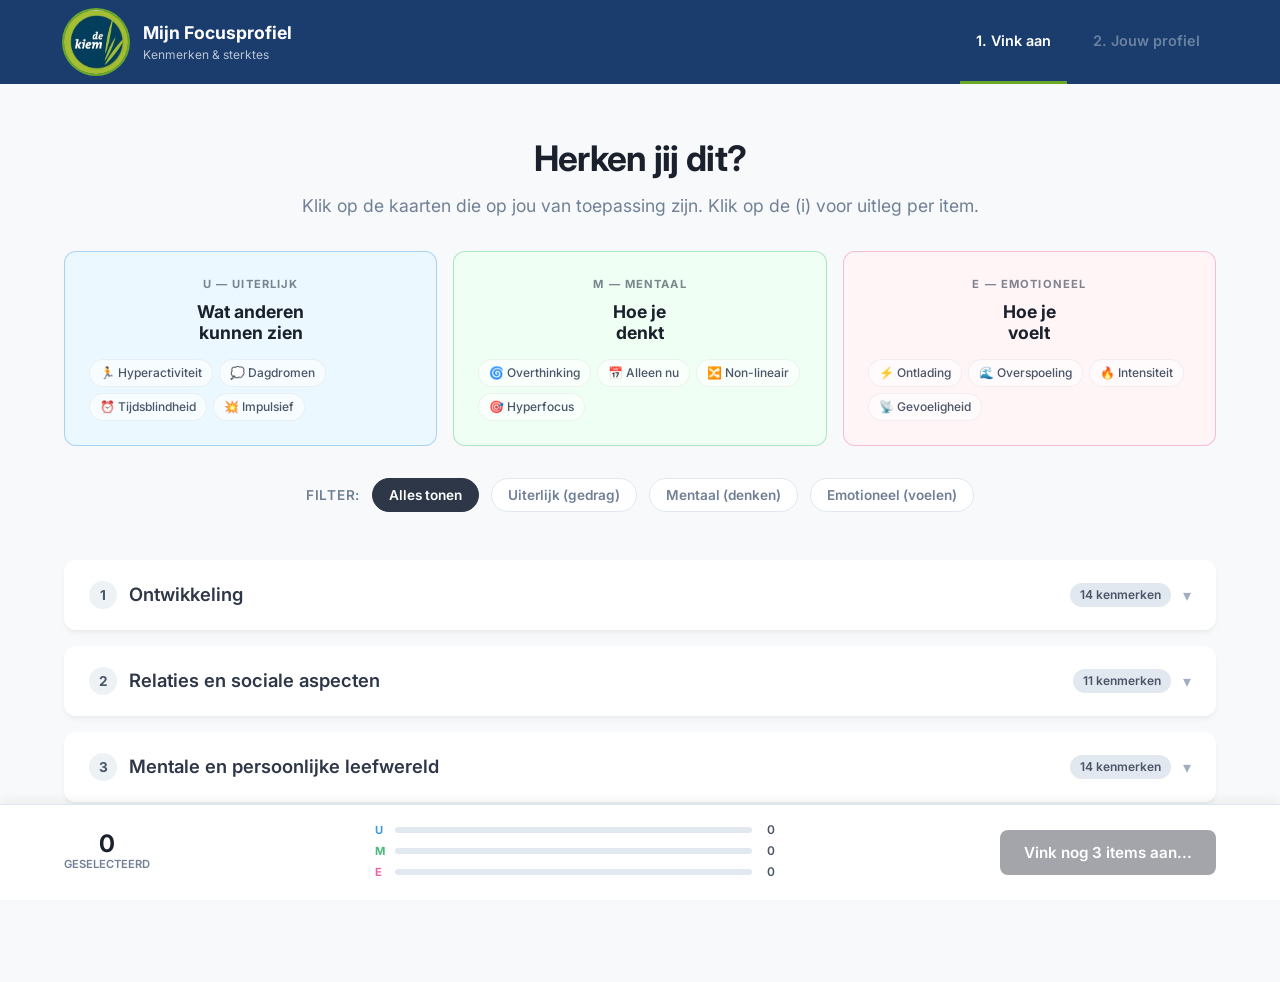
<file: index.html>
<!DOCTYPE html>
<html lang="nl">
<head>
    <meta charset="UTF-8">
    <meta name="viewport" content="width=device-width, initial-scale=1.0">
    <title>Mijn Focusprofiel — de Kiem</title>
    <link href="https://fonts.googleapis.com/css2?family=Inter:wght@300;400;500;600;700&display=swap" rel="stylesheet">
    <link rel="stylesheet" href="style.css">
</head>
<body>
    <!-- App Navigation -->
    <nav class="app-nav">
        <div class="nav-logo-container">
            <img src="[data-uri]" alt="De Kiem" class="nav-logo" />
            <div class="nav-brand">
            <div class="nav-brand-title">Mijn Focusprofiel</div>
            <div class="nav-brand-sub">Kenmerken & sterktes</div>
        </div>
        </div>
        <div class="nav-tabs">
            <button class="nav-tab active" onclick="showPage('build', this)" id="tab-build">1. Vink aan</button>
            <button class="nav-tab" onclick="showPage('profile', this)" id="tab-profile" disabled>2. Jouw profiel</button>
        </div>
    </nav>

    <!-- PAGE 1: OPBOUWEN -->
    <div class="page active" id="page-build">
        <header class="header">
            <h1>Herken jij dit?</h1>
            <p class="subtitle">Klik op de kaarten die op jou van toepassing zijn. Klik op de (i) voor uitleg per item.</p>

        <div class="dim-intro">
            <div class="dim-panel u">
                <div class="dim-panel-code">U &mdash; Uiterlijk</div>
                <div class="dim-panel-title">Wat anderen<br>kunnen zien</div>
                <div class="dim-icons">
                    <div class="dim-icon-chip">🏃 Hyperactiviteit</div>
                    <div class="dim-icon-chip">💭 Dagdromen</div>
                    <div class="dim-icon-chip">⏰ Tijdsblindheid</div>
                    <div class="dim-icon-chip">💥 Impulsief</div>
                </div>
            </div>
            <div class="dim-panel m">
                <div class="dim-panel-code">M &mdash; Mentaal</div>
                <div class="dim-panel-title">Hoe je<br>denkt</div>
                <div class="dim-icons">
                    <div class="dim-icon-chip">🌀 Overthinking</div>
                    <div class="dim-icon-chip">📅 Alleen nu</div>
                    <div class="dim-icon-chip">🔀 Non-lineair</div>
                    <div class="dim-icon-chip">🎯 Hyperfocus</div>
                </div>
            </div>
            <div class="dim-panel e">
                <div class="dim-panel-code">E &mdash; Emotioneel</div>
                <div class="dim-panel-title">Hoe je<br>voelt</div>
                <div class="dim-icons">
                    <div class="dim-icon-chip">⚡ Ontlading</div>
                    <div class="dim-icon-chip">🌊 Overspoeling</div>
                    <div class="dim-icon-chip">🔥 Intensiteit</div>
                    <div class="dim-icon-chip">📡 Gevoeligheid</div>
                </div>
            </div>
        </div>
            
            <div class="filters">
                <span class="filter-label">Filter:</span>
                <button class="filter-btn active" data-filter="all">Alles tonen</button>
                <button class="filter-btn U" data-filter="U">Uiterlijk (gedrag)</button>
                <button class="filter-btn M" data-filter="M">Mentaal (denken)</button>
                <button class="filter-btn E" data-filter="E">Emotioneel (voelen)</button>
            </div>
        </header>

        <main class="domains-container" id="domains-container">
            <!-- Rendered via JS -->
        </main>

        <!-- Spacer for sticky footer -->
        <div style="height: 100px;"></div>
    </div>

    <!-- Sticky Progress Bar for Page 1 -->
    <div class="sticky-progress" id="sticky-progress">
        <div class="mp-stats">
            <div class="mp-stat"><div class="mp-num" id="mp-total">0</div><div class="mp-label">geselecteerd</div></div>
        </div>
        <div class="mp-bars">
            <div class="mp-row"><span class="mp-rl U" style="color:var(--color-u)">U</span><div class="mp-bg"><div class="mp-fill U" id="fill-U"></div></div><span class="mp-ct" id="ct-U">0</span></div>
            <div class="mp-row"><span class="mp-rl M" style="color:var(--color-m)">M</span><div class="mp-bg"><div class="mp-fill M" id="fill-M"></div></div><span class="mp-ct" id="ct-M">0</span></div>
            <div class="mp-row"><span class="mp-rl E" style="color:var(--color-e)">E</span><div class="mp-bg"><div class="mp-fill E" id="fill-E"></div></div><span class="mp-ct" id="ct-E">0</span></div>
        </div>
        <button class="cta-btn" id="view-profile-btn" onclick="showPage('profile', document.getElementById('tab-profile'))" disabled>
            Analyseer profiel &rarr;
        </button>
    </div>

    <!-- PAGE 2: PROFIEL -->
    <div class="page" id="page-profile">
        <header class="header">
            <h1>Jouw Unieke Profiel</h1>
            <p class="subtitle">Een spiegel van patronen en sterktes, gebaseerd op wat jij zojuist herkende.</p>
        </header>
        <div id="profile-content">
            <!-- Rendered via JS -->
        </div>
        <div style="height: 60px;"></div>
    </div>

    <!-- Tooltip -->
    <div class="tooltip" id="tooltip">
        <h2 id="tooltip-title">Titel</h2>
        <div id="tooltip-tags" class="modal-tags"></div>
        <div id="tooltip-body" class="tooltip-body">Uitleg komt hier.</div>
    </div>

    <script src="script.js"></script>
</body>
</html>
</file>
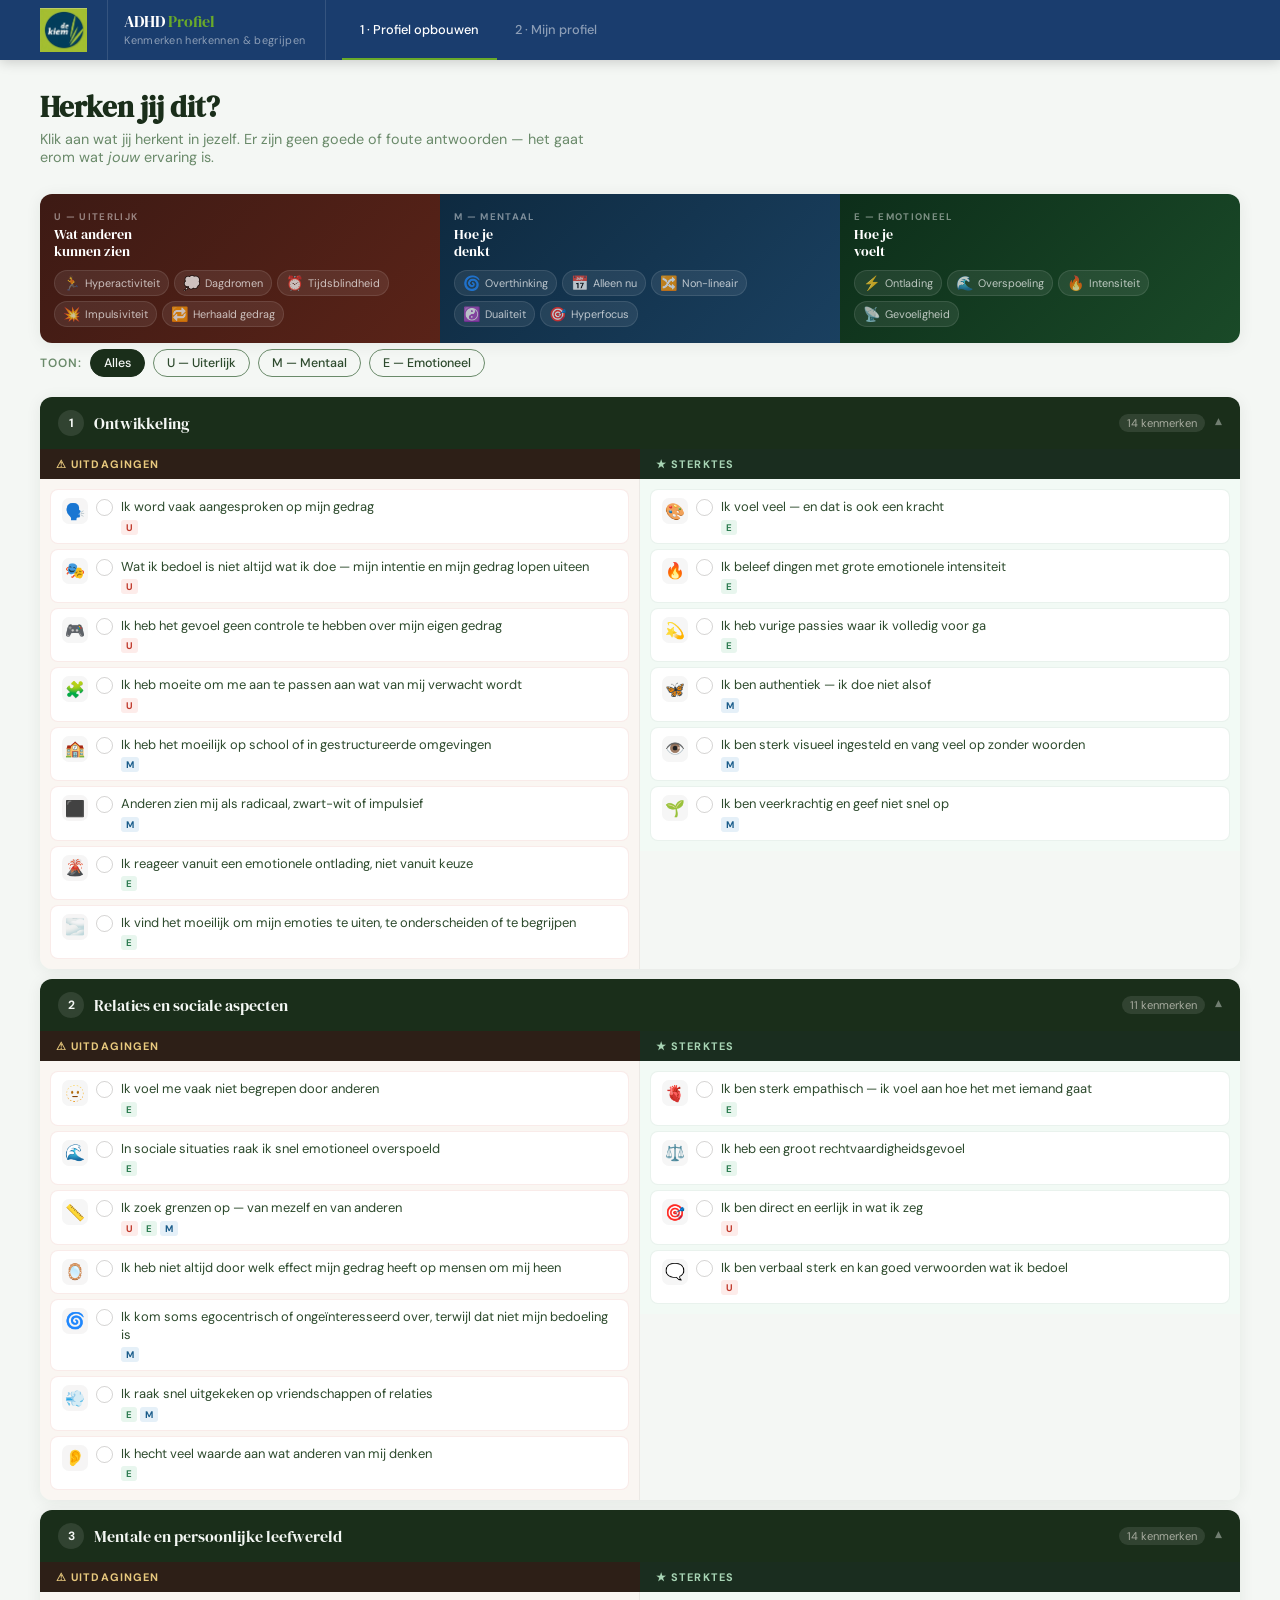
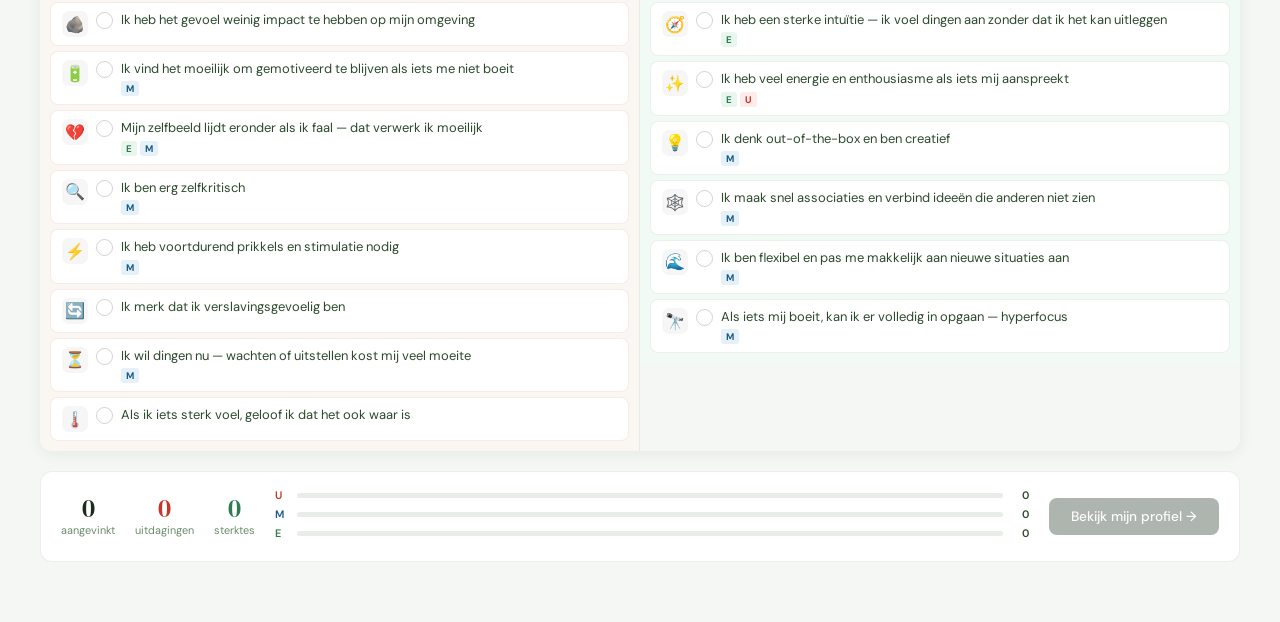
<file: adhd_profiel_v2.html>
<!DOCTYPE html>
<html lang="nl">
<head>
<meta charset="UTF-8">
<meta name="viewport" content="width=device-width, initial-scale=1.0">
<title>ADHD Profiel — De Kiem</title>
<link href="https://fonts.googleapis.com/css2?family=DM+Serif+Display:ital@0;1&family=DM+Sans:opsz,wght@9..40,300;9..40,400;9..40,500;9..40,600&display=swap" rel="stylesheet">
<style>
:root {
  --bg: #f4f7f4;
  --bg2: #e8ede8;
  --ink: #1a2e1a;
  --ink2: #2d4a2d;
  --ink3: #6a8a6a;
  --u: #c0392b;
  --u-light: #fdecea;
  --m: #1a5c8a;
  --m-light: #e5f0f8;
  --e: #2e7d52;
  --e-light: #e8f6ee;
  --kiem-green: #6aaa2a;
  --kiem-blue: #1a3d6e;
  --gold: #6aaa2a;
  --r: 12px;
  --sh: 0 2px 16px rgba(26,46,26,0.07);
}
*{box-sizing:border-box;margin:0;padding:0;}
body{font-family:'DM Sans',sans-serif;background:var(--bg);color:var(--ink);min-height:100vh;}

/* ── NAV TABS ── */
.app-nav{
  background: var(--kiem-blue);
  display:flex;
  align-items:stretch;
  padding:0 40px;
  gap:0;
  position:sticky;top:0;z-index:100;
  box-shadow: 0 2px 12px rgba(0,0,0,0.18);
}
.nav-logo{
  display:flex;
  align-items:center;
  padding: 8px 20px 8px 0;
  border-right:1px solid rgba(255,255,255,0.12);
  margin-right:16px;
  flex-shrink:0;
}
.nav-logo img{
  height: 44px;
  width: auto;
  display:block;
}
.nav-brand{
  display:flex;
  flex-direction:column;
  justify-content:center;
  padding: 0 20px 0 0;
  border-right:1px solid rgba(255,255,255,0.12);
  margin-right:16px;
}
.nav-brand-title{
  font-family:'DM Serif Display',serif;
  font-size:1rem;
  color:white;
  line-height:1.1;
}
.nav-brand-sub{
  font-size:0.68rem;
  color:rgba(255,255,255,0.5);
  font-weight:400;
  margin-top:2px;
  letter-spacing:0.03em;
}
.nav-brand em{color:var(--kiem-green);font-style:normal;}
.nav-tab{
  padding:14px 18px;
  font-size:0.8rem;
  font-weight:500;
  color:rgba(255,255,255,0.5);
  cursor:pointer;
  border-bottom:2px solid transparent;
  transition:all 0.2s;
  white-space:nowrap;
  background:none;border-top:none;border-left:none;border-right:none;
  font-family:'DM Sans',sans-serif;
}
.nav-tab:hover{color:rgba(255,255,255,0.85);}
.nav-tab.active{color:white;border-bottom-color:var(--kiem-green);}

/* ── PAGES ── */
.page{display:none;padding:32px 40px 60px;}
.page.active{display:block;}

/* ── PAGE 1: PROFIEL OPBOUWEN ── */
.page-header{margin-bottom:28px;}
.page-header h2{font-family:'DM Serif Display',serif;font-size:1.8rem;line-height:1.1;}
.page-header p{color:var(--ink3);font-size:0.9rem;margin-top:6px;max-width:560px;}

/* Input layers */
.input-layers{display:grid;grid-template-columns:repeat(3,1fr);gap:12px;margin-bottom:24px;}
.layer-card{border-radius:var(--r);padding:16px 18px;border-left:3px solid;}
.layer-card.u{background:linear-gradient(135deg,#2a1510,#3d1f18);border-color:var(--u);color:var(--bg);}
.layer-card.m{background:linear-gradient(135deg,#0d2a3d,#1a3d56);border-color:var(--m);color:var(--bg);}
.layer-card.e{background:linear-gradient(135deg,#0d2a1a,#1a3d2b);border-color:var(--e);color:var(--bg);}
.layer-icon{font-size:1.5rem;margin-bottom:6px;}
.layer-code{font-size:0.65rem;font-weight:700;text-transform:uppercase;letter-spacing:0.12em;opacity:0.55;margin-bottom:2px;}
.layer-title{font-family:'DM Serif Display',serif;font-size:1rem;}
.layer-desc{font-size:0.75rem;font-weight:300;opacity:0.6;margin-top:4px;line-height:1.4;}

/* Filters */
.filter-row{display:flex;gap:8px;align-items:center;margin-bottom:20px;flex-wrap:wrap;}
.filter-label{font-size:0.75rem;font-weight:600;text-transform:uppercase;letter-spacing:0.08em;color:var(--ink3);}
.fbtn{padding:5px 13px;border-radius:20px;border:1.5px solid var(--ink3);background:transparent;color:var(--ink2);font-family:'DM Sans',sans-serif;font-size:0.78rem;font-weight:500;cursor:pointer;transition:all 0.2s;}
.fbtn:hover{background:var(--bg2);}
.fbtn.active{background:var(--ink);color:var(--bg);border-color:var(--ink);}
.fbtn.fa-u{background:var(--u);color:white;border-color:var(--u);}
.fbtn.fa-m{background:var(--m);color:white;border-color:var(--m);}
.fbtn.fa-e{background:var(--e);color:white;border-color:var(--e);}

/* Domain */
.domain-section{margin-bottom:10px;border-radius:var(--r);overflow:hidden;box-shadow:var(--sh);}
.domain-header{display:flex;align-items:center;gap:10px;padding:13px 18px;background:var(--ink);color:var(--bg);cursor:pointer;user-select:none;}
.domain-header:hover{background:#28201a;}
.domain-num{width:26px;height:26px;border-radius:50%;background:rgba(255,255,255,0.1);display:flex;align-items:center;justify-content:center;font-size:0.75rem;font-weight:700;flex-shrink:0;}
.domain-title-text{font-family:'DM Serif Display',serif;font-size:1rem;flex:1;}
.domain-badge{font-size:0.7rem;background:rgba(255,255,255,0.1);padding:2px 8px;border-radius:10px;color:rgba(245,240,232,0.6);}
.domain-arrow{font-size:0.9rem;opacity:0.4;transition:transform 0.3s;}
.domain-header.open .domain-arrow{transform:rotate(180deg);}
.domain-body{display:none;grid-template-columns:1fr 1fr;}
.domain-body.open{display:grid;}
.col-head{padding:8px 16px;font-size:0.68rem;font-weight:700;text-transform:uppercase;letter-spacing:0.1em;display:flex;align-items:center;gap:5px;}
.col-head.ch{background:#2d1f17;color:#e8c97e;}
.col-head.st{background:#1a2d1f;color:#a8d5b5;}
.items-col{padding:10px;display:flex;flex-direction:column;gap:5px;}
.items-col.ch-col{background:#faf6f2;border-right:1px solid rgba(26,21,16,0.06);}
.items-col.st-col{background:#f2faf5;}

.item{border-radius:8px;padding:8px 11px;display:flex;align-items:flex-start;gap:8px;cursor:pointer;transition:all 0.18s;border:1.5px solid transparent;background:white;}
.item:hover{transform:translateX(2px);}
.item.ch{border-color:rgba(192,57,43,0.1);}
.item.ch:hover{border-color:rgba(192,57,43,0.28);}
.item.st{border-color:rgba(46,125,82,0.1);}
.item.st:hover{border-color:rgba(46,125,82,0.28);}
.item.rec.ch{border-color:var(--u);background:#fff5f4;border-width:2px;}
.item.rec.st{border-color:var(--e);background:#f0faf5;border-width:2px;}
.item.dimmed{opacity:0.15;pointer-events:none;}
.check{width:17px;height:17px;border-radius:50%;border:1.5px solid rgba(26,21,16,0.18);flex-shrink:0;margin-top:1px;display:flex;align-items:center;justify-content:center;font-size:0.6rem;color:transparent;transition:all 0.18s;}
.item.rec.ch .check{background:var(--u);border-color:var(--u);color:white;}
.item.rec.st .check{background:var(--e);border-color:var(--e);color:white;}
.item-text{font-size:0.81rem;line-height:1.42;color:var(--ink2);}
.item-tags{display:flex;gap:3px;margin-top:3px;flex-wrap:wrap;}
.tag{font-size:0.6rem;font-weight:700;padding:1px 5px;border-radius:3px;}
.tag.U{background:var(--u-light);color:var(--u);}
.tag.M{background:var(--m-light);color:var(--m);}
.tag.E{background:var(--e-light);color:var(--e);}

/* Progress bar at bottom of page 1 */
.mini-progress{margin-top:20px;background:white;border-radius:var(--r);padding:16px 20px;border:1.5px solid rgba(26,21,16,0.07);display:flex;align-items:center;gap:20px;flex-wrap:wrap;}
.mp-stat{text-align:center;}
.mp-num{font-family:'DM Serif Display',serif;font-size:1.6rem;line-height:1;}
.mp-label{font-size:0.68rem;color:var(--ink3);margin-top:2px;}
.mp-bars{flex:1;min-width:140px;}
.mp-row{display:flex;align-items:center;gap:8px;margin-bottom:5px;}
.mp-rl{font-size:0.68rem;font-weight:600;width:14px;}
.mp-bg{flex:1;height:5px;background:var(--bg2);border-radius:3px;overflow:hidden;}
.mp-fill{height:100%;border-radius:3px;transition:width 0.35s ease;}
.mp-ct{font-size:0.68rem;font-weight:600;width:18px;text-align:right;color:var(--ink2);}
.cta-btn{margin-left:auto;padding:10px 22px;background:var(--ink);color:var(--bg);border:none;border-radius:8px;font-family:'DM Sans',sans-serif;font-size:0.85rem;font-weight:500;cursor:pointer;transition:background 0.2s;white-space:nowrap;}
.cta-btn:hover{background:#2d2418;}
.cta-btn:disabled{opacity:0.35;cursor:not-allowed;}

/* ── PAGE 2: MIJN PROFIEL ── */
.profile-grid{display:grid;grid-template-columns:1fr 1fr;gap:20px;margin-bottom:24px;}
.radar-wrap{background:white;border-radius:var(--r);padding:24px;box-shadow:var(--sh);display:flex;flex-direction:column;align-items:center;}
.radar-wrap h3{font-family:'DM Serif Display',serif;font-size:1.1rem;margin-bottom:4px;align-self:flex-start;}
.radar-wrap .sub{font-size:0.78rem;color:var(--ink3);align-self:flex-start;margin-bottom:16px;}

.balance-panel{background:white;border-radius:var(--r);padding:24px;box-shadow:var(--sh);}
.balance-panel h3{font-family:'DM Serif Display',serif;font-size:1.1rem;margin-bottom:4px;}
.balance-panel .sub{font-size:0.78rem;color:var(--ink3);margin-bottom:16px;}
.balance-row{margin-bottom:14px;}
.balance-label{display:flex;justify-content:space-between;font-size:0.78rem;font-weight:500;margin-bottom:4px;}
.balance-bar{height:8px;background:var(--bg2);border-radius:4px;overflow:hidden;position:relative;}
.balance-inner{height:100%;border-radius:4px;transition:width 0.5s ease;}
.balance-marker{position:absolute;top:-2px;width:2px;height:12px;background:var(--ink3);left:50%;transform:translateX(-50%);}
.insight-box{margin-top:12px;padding:12px 14px;background:var(--bg);border-radius:8px;border-left:3px solid var(--gold);}
.insight-box p{font-size:0.8rem;line-height:1.5;color:var(--ink2);}
.insight-box strong{color:var(--ink);font-weight:600;}

/* Dynamic conclusion */
.conclusion-card{background:var(--ink);color:var(--bg);border-radius:var(--r);padding:28px 32px;margin-bottom:20px;position:relative;overflow:hidden;}
.conclusion-card::before{content:'';position:absolute;top:0;left:0;width:4px;height:100%;background:linear-gradient(to bottom,var(--u),var(--m),var(--e));}
.conclusion-card h3{font-family:'DM Serif Display',serif;font-size:1.25rem;color:var(--gold);margin-bottom:14px;}
.conclusion-blocks{display:grid;grid-template-columns:1fr 1fr;gap:10px;}
.c-block{background:rgba(255,255,255,0.06);border-radius:8px;padding:13px 15px;}
.c-block.highlight{background:rgba(200,151,58,0.12);border:1px solid rgba(200,151,58,0.2);}
.c-block-icon{font-size:1rem;margin-bottom:6px;}
.c-block-title{font-size:0.72rem;font-weight:600;text-transform:uppercase;letter-spacing:0.08em;opacity:0.55;margin-bottom:4px;}
.c-block-text{font-size:0.85rem;line-height:1.5;font-weight:300;}

/* Reflection questions */
.reflect-section{margin-bottom:24px;}
.reflect-section h3{font-family:'DM Serif Display',serif;font-size:1.2rem;margin-bottom:4px;}
.reflect-section .sub{font-size:0.8rem;color:var(--ink3);margin-bottom:16px;}
.reflect-cards{display:flex;flex-direction:column;gap:10px;}
.reflect-card{background:white;border-radius:var(--r);padding:18px 20px;box-shadow:var(--sh);border-left:3px solid var(--bg2);transition:border-color 0.2s;}
.reflect-card:hover{border-left-color:var(--m);}
.reflect-card .rc-tag{font-size:0.65rem;font-weight:700;text-transform:uppercase;letter-spacing:0.1em;margin-bottom:6px;}
.reflect-card .rc-tag.u{color:var(--u);}
.reflect-card .rc-tag.m{color:var(--m);}
.reflect-card .rc-tag.e{color:var(--e);}
.reflect-card .rc-q{font-size:0.9rem;font-weight:500;line-height:1.45;color:var(--ink);margin-bottom:8px;}
.reflect-card .rc-hint{font-size:0.78rem;color:var(--ink3);line-height:1.4;}
.reflect-card textarea{width:100%;margin-top:10px;padding:10px 12px;border:1.5px solid rgba(26,21,16,0.1);border-radius:8px;font-family:'DM Sans',sans-serif;font-size:0.82rem;line-height:1.5;color:var(--ink2);background:var(--bg);resize:vertical;min-height:68px;transition:border-color 0.2s;}
.reflect-card textarea:focus{outline:none;border-color:var(--m);}

/* Empty state */
.empty-state{text-align:center;padding:60px 20px;color:var(--ink3);}
.empty-state .es-icon{font-size:2.5rem;margin-bottom:12px;}
.empty-state p{font-size:0.9rem;line-height:1.5;max-width:320px;margin:0 auto;}
.empty-state button{margin-top:16px;padding:10px 22px;background:var(--ink);color:var(--bg);border:none;border-radius:8px;font-family:'DM Sans',sans-serif;font-size:0.85rem;cursor:pointer;}

/* ── DIMENSION INTRO PANELS ── */
.dim-intro{display:grid;grid-template-columns:repeat(3,1fr);gap:0;border-radius:var(--r);overflow:hidden;margin-bottom:6px;box-shadow:var(--sh);}
.dim-panel{padding:16px 14px;position:relative;overflow:hidden;}
.dim-panel.u{background:linear-gradient(135deg,#3d1a14,#5a2318);}
.dim-panel.m{background:linear-gradient(135deg,#0e2a40,#1a4060);}
.dim-panel.e{background:linear-gradient(135deg,#0d2e1a,#1a4a28);}
.dim-panel-code{font-size:0.6rem;font-weight:700;text-transform:uppercase;letter-spacing:0.14em;opacity:0.45;color:white;margin-bottom:3px;}
.dim-panel-title{font-family:'DM Serif Display',serif;font-size:0.9rem;color:white;margin-bottom:10px;line-height:1.2;}
.dim-icons{display:flex;flex-wrap:wrap;gap:5px;}
.dim-icon-chip{display:flex;align-items:center;gap:4px;background:rgba(255,255,255,0.08);border:1px solid rgba(255,255,255,0.1);border-radius:20px;padding:3px 8px;font-size:0.68rem;color:rgba(255,255,255,0.7);transition:all 0.2s;cursor:default;white-space:nowrap;}
.dim-icon-chip:hover{background:rgba(255,255,255,0.15);color:white;}
.dim-icon-chip .di{font-size:0.88rem;}

/* ── ITEM ICONS ── */
.item-icon{font-size:1rem;flex-shrink:0;width:26px;height:26px;display:flex;align-items:center;justify-content:center;border-radius:7px;background:rgba(26,21,16,0.04);transition:transform 0.18s;}
.item:hover .item-icon{transform:scale(1.2);}
.item.rec .item-icon{background:rgba(26,21,16,0.07);}

/* ── RESPONSIVE ── */
@media(max-width:720px){
  .app-nav{padding:0 16px;}
  .page{padding:20px 16px 48px;}
  .input-layers,.profile-grid,.conclusion-blocks,.domain-body,.dim-intro{grid-template-columns:1fr;}
  .balance-panel,.radar-wrap{padding:16px;}
}

@keyframes fadeSlide{from{opacity:0;transform:translateY(10px);}to{opacity:1;transform:translateY(0);}}
.page.active{animation:fadeSlide 0.25s ease;}
</style>
</head>
<body>

<nav class="app-nav">
  <div class="nav-logo">
    <img src="[data-uri]" alt="De Kiem logo" />
  </div>
  <div class="nav-brand">
    <div class="nav-brand-title">ADHD <em>Profiel</em></div>
    <div class="nav-brand-sub">Kenmerken herkennen &amp; begrijpen</div>
  </div>
  <button class="nav-tab active" onclick="showPage('build',this)">1 · Profiel opbouwen</button>
  <button class="nav-tab" onclick="showPage('profile',this)" id="tab-profile">2 · Mijn profiel</button>
</nav>

<!-- ═══ PAGE 1: OPBOUWEN ═══ -->
<div class="page active" id="page-build">
  <div class="page-header">
    <h2>Herken jij dit?</h2>
    <p>Klik aan wat jij herkent in jezelf. Er zijn geen goede of foute antwoorden — het gaat erom wat <em>jouw</em> ervaring is.</p>
  </div>

  <div class="dim-intro">
    <div class="dim-panel u">
      <div class="dim-panel-code">U — Uiterlijk</div>
      <div class="dim-panel-title">Wat anderen<br>kunnen zien</div>
      <div class="dim-icons">
        <div class="dim-icon-chip"><span class="di">🏃</span> Hyperactiviteit</div>
        <div class="dim-icon-chip"><span class="di">💭</span> Dagdromen</div>
        <div class="dim-icon-chip"><span class="di">⏰</span> Tijdsblindheid</div>
        <div class="dim-icon-chip"><span class="di">💥</span> Impulsiviteit</div>
        <div class="dim-icon-chip"><span class="di">🔁</span> Herhaald gedrag</div>
      </div>
    </div>
    <div class="dim-panel m">
      <div class="dim-panel-code">M — Mentaal</div>
      <div class="dim-panel-title">Hoe je<br>denkt</div>
      <div class="dim-icons">
        <div class="dim-icon-chip"><span class="di">🌀</span> Overthinking</div>
        <div class="dim-icon-chip"><span class="di">📅</span> Alleen nu</div>
        <div class="dim-icon-chip"><span class="di">🔀</span> Non-lineair</div>
        <div class="dim-icon-chip"><span class="di">☯️</span> Dualiteit</div>
        <div class="dim-icon-chip"><span class="di">🎯</span> Hyperfocus</div>
      </div>
    </div>
    <div class="dim-panel e">
      <div class="dim-panel-code">E — Emotioneel</div>
      <div class="dim-panel-title">Hoe je<br>voelt</div>
      <div class="dim-icons">
        <div class="dim-icon-chip"><span class="di">⚡</span> Ontlading</div>
        <div class="dim-icon-chip"><span class="di">🌊</span> Overspoeling</div>
        <div class="dim-icon-chip"><span class="di">🔥</span> Intensiteit</div>
        <div class="dim-icon-chip"><span class="di">📡</span> Gevoeligheid</div>
      </div>
    </div>
  </div>

  <div class="filter-row">
    <span class="filter-label">Toon:</span>
    <button class="fbtn active" onclick="setFilter('all',this)">Alles</button>
    <button class="fbtn" onclick="setFilter('U',this)">U — Uiterlijk</button>
    <button class="fbtn" onclick="setFilter('M',this)">M — Mentaal</button>
    <button class="fbtn" onclick="setFilter('E',this)">E — Emotioneel</button>
  </div>

  <div id="domains-container"></div>

  <div class="mini-progress">
    <div class="mp-stat"><div class="mp-num" id="mp-total">0</div><div class="mp-label">aangevinkt</div></div>
    <div class="mp-stat"><div class="mp-num" id="mp-ch" style="color:var(--u)">0</div><div class="mp-label">uitdagingen</div></div>
    <div class="mp-stat"><div class="mp-num" id="mp-st" style="color:var(--e)">0</div><div class="mp-label">sterktes</div></div>
    <div class="mp-bars">
      <div class="mp-row"><span class="mp-rl" style="color:var(--u)">U</span><div class="mp-bg"><div class="mp-fill" id="fill-U" style="background:var(--u);width:0%"></div></div><span class="mp-ct" id="ct-U">0</span></div>
      <div class="mp-row"><span class="mp-rl" style="color:var(--m)">M</span><div class="mp-bg"><div class="mp-fill" id="fill-M" style="background:var(--m);width:0%"></div></div><span class="mp-ct" id="ct-M">0</span></div>
      <div class="mp-row"><span class="mp-rl" style="color:var(--e)">E</span><div class="mp-bg"><div class="mp-fill" id="fill-E" style="background:var(--e);width:0%"></div></div><span class="mp-ct" id="ct-E">0</span></div>
    </div>
    <button class="cta-btn" id="view-profile-btn" onclick="showPage('profile',document.getElementById('tab-profile'))" disabled>
      Bekijk mijn profiel →
    </button>
  </div>
</div>

<!-- ═══ PAGE 2: PROFIEL ═══ -->
<div class="page" id="page-profile">
  <div class="page-header">
    <h2>Jouw profiel</h2>
    <p>Gebaseerd op wat jij herkende — geen diagnose, maar een spiegel.</p>
  </div>

  <div id="profile-content">
    <div class="empty-state">
      <div class="es-icon">🧭</div>
      <p>Vink eerst items aan in stap 1 om je profiel te zien.</p>
      <button onclick="showPage('build',document.querySelector('.nav-tab'))">← Ga naar stap 1</button>
    </div>
  </div>
</div>

<script>
// ══════════════════════════════════════════
// DATA
// ══════════════════════════════════════════
const DOMAINS = [
  {
    id:1, title:"Ontwikkeling",
    challenges:[
      {icon:"🗣️", text:"Ik word vaak aangesproken op mijn gedrag",tags:["U"]},
      {icon:"🎭", text:"Wat ik bedoel is niet altijd wat ik doe — mijn intentie en mijn gedrag lopen uiteen",tags:["U"]},
      {icon:"🎮", text:"Ik heb het gevoel geen controle te hebben over mijn eigen gedrag",tags:["U"]},
      {icon:"🧩", text:"Ik heb moeite om me aan te passen aan wat van mij verwacht wordt",tags:["U"]},
      {icon:"🏫", text:"Ik heb het moeilijk op school of in gestructureerde omgevingen",tags:["M"]},
      {icon:"⬛", text:"Anderen zien mij als radicaal, zwart-wit of impulsief",tags:["M"]},
      {icon:"🌋", text:"Ik reageer vanuit een emotionele ontlading, niet vanuit keuze",tags:["E"]},
      {icon:"🌫️", text:"Ik vind het moeilijk om mijn emoties te uiten, te onderscheiden of te begrijpen",tags:["E"]},
    ],
    strengths:[
      {icon:"🎨", text:"Ik voel veel — en dat is ook een kracht",tags:["E"]},
      {icon:"🔥", text:"Ik beleef dingen met grote emotionele intensiteit",tags:["E"]},
      {icon:"💫", text:"Ik heb vurige passies waar ik volledig voor ga",tags:["E"]},
      {icon:"🦋", text:"Ik ben authentiek — ik doe niet alsof",tags:["M"]},
      {icon:"👁️", text:"Ik ben sterk visueel ingesteld en vang veel op zonder woorden",tags:["M"]},
      {icon:"🌱", text:"Ik ben veerkrachtig en geef niet snel op",tags:["M"]},
    ]
  },
  {
    id:2, title:"Relaties en sociale aspecten",
    challenges:[
      {icon:"🫥", text:"Ik voel me vaak niet begrepen door anderen",tags:["E"]},
      {icon:"🌊", text:"In sociale situaties raak ik snel emotioneel overspoeld",tags:["E"]},
      {icon:"📏", text:"Ik zoek grenzen op — van mezelf en van anderen",tags:["U","E","M"]},
      {icon:"🪞", text:"Ik heb niet altijd door welk effect mijn gedrag heeft op mensen om mij heen",tags:[]},
      {icon:"🌀", text:"Ik kom soms egocentrisch of ongeïnteresseerd over, terwijl dat niet mijn bedoeling is",tags:["M"]},
      {icon:"💨", text:"Ik raak snel uitgekeken op vriendschappen of relaties",tags:["E","M"]},
      {icon:"👂", text:"Ik hecht veel waarde aan wat anderen van mij denken",tags:["E"]},
    ],
    strengths:[
      {icon:"🫀", text:"Ik ben sterk empathisch — ik voel aan hoe het met iemand gaat",tags:["E"]},
      {icon:"⚖️", text:"Ik heb een groot rechtvaardigheidsgevoel",tags:["E"]},
      {icon:"🎯", text:"Ik ben direct en eerlijk in wat ik zeg",tags:["U"]},
      {icon:"🗨️", text:"Ik ben verbaal sterk en kan goed verwoorden wat ik bedoel",tags:["U"]},
    ]
  },
  {
    id:3, title:"Mentale en persoonlijke leefwereld",
    challenges:[
      {icon:"🪨", text:"Ik heb het gevoel weinig impact te hebben op mijn omgeving",tags:[]},
      {icon:"🔋", text:"Ik vind het moeilijk om gemotiveerd te blijven als iets me niet boeit",tags:["M"]},
      {icon:"💔", text:"Mijn zelfbeeld lijdt eronder als ik faal — dat verwerk ik moeilijk",tags:["E","M"]},
      {icon:"🔍", text:"Ik ben erg zelfkritisch",tags:["M"]},
      {icon:"⚡", text:"Ik heb voortdurend prikkels en stimulatie nodig",tags:["M"]},
      {icon:"🔄", text:"Ik merk dat ik verslavingsgevoelig ben",tags:[]},
      {icon:"⏳", text:"Ik wil dingen nu — wachten of uitstellen kost mij veel moeite",tags:["M"]},
      {icon:"🌡️", text:"Als ik iets sterk voel, geloof ik dat het ook waar is",tags:[]},
    ],
    strengths:[
      {icon:"🧭", text:"Ik heb een sterke intuïtie — ik voel dingen aan zonder dat ik het kan uitleggen",tags:["E"]},
      {icon:"✨", text:"Ik heb veel energie en enthousiasme als iets mij aanspreekt",tags:["E","U"]},
      {icon:"💡", text:"Ik denk out-of-the-box en ben creatief",tags:["M"]},
      {icon:"🕸️", text:"Ik maak snel associaties en verbind ideeën die anderen niet zien",tags:["M"]},
      {icon:"🌊", text:"Ik ben flexibel en pas me makkelijk aan nieuwe situaties aan",tags:["M"]},
      {icon:"🔭", text:"Als iets mij boeit, kan ik er volledig in opgaan — hyperfocus",tags:["M"]},
    ]
  }
];

// ══════════════════════════════════════════
// REFLECTION QUESTION BANK
// keyed by: dominant dimension, pattern type
// ══════════════════════════════════════════
const REFLECT_BANK = {
  // Emotioneel dominant + uitdagingen hoog
  E_challenge: [
    {tag:'e', q:"Je herkent dat emoties snel en intens aanwezig zijn. Kan je een recente situatie bedenken waar die intensiteit je in de weg stond? Wat voelde je op dat moment?", hint:"Probeer het gevoel te benoemen zonder het te beoordelen."},
    {tag:'e', q:"'Emotie = waarheid' — herken jij dat? Wanneer hielp dat geloof je, en wanneer werkte het tegen je?", hint:"Denk aan een moment waarop je iets heel zeker wist vanuit een gevoel, maar het later anders bleek."},
  ],
  E_strength: [
    {tag:'e', q:"Jouw emotionele intensiteit is ook een kracht. In welke situaties heb je gemerkt dat je sterke empathie of rechtvaardigheidsgevoel het verschil maakte voor iemand anders?", hint:""},
  ],
  // Mentaal dominant
  M_challenge: [
    {tag:'m', q:"Je herkent dat structuur en motivatie lastig zijn. Wanneer lukt het wél — wat is er dan anders in die situatie?", hint:"Focus op omstandigheden, niet op wilskracht."},
    {tag:'m', q:"Zelfkritiek herken je in jezelf. Wat zeg je tegen jezelf na een mislukking? En wat zou jij zeggen tegen een vriend in dezelfde situatie?", hint:"Let op het verschil tussen die twee stemmen."},
  ],
  M_strength: [
    {tag:'m', q:"Creativiteit en hyperfocus zijn jouw motoren. Beschrijf een moment waarop je volledig in een taak verzonken was. Hoe voelde dat? Wat maakte het mogelijk?", hint:""},
  ],
  // Uiterlijk dominant
  U_challenge: [
    {tag:'u', q:"Je wordt vaak aangesproken op gedrag terwijl je intentie anders was. Kan je een voorbeeld geven? Hoe reageer je doorgaans als dat gebeurt?", hint:"Probeer te beschrijven wat er binnenin speelt op zo'n moment."},
  ],
  U_strength: [
    {tag:'u', q:"Directheid en eerlijkheid zijn sterktes die jij herkent. Hoe reageren anderen meestal op jouw directheid? Wat vind jij zelf van die reacties?", hint:""},
  ],
  // Sociaal domein hoog
  social_challenge: [
    {tag:'e', q:"Niet begrepen worden is pijnlijk. In welke relatie of situatie voel je dat het sterkst? Wat zou je willen dat die ander begrijpt?", hint:"Je hoeft dit niet met die persoon te delen — het is voor jou."},
  ],
  // Verslavingsgevoeligheid aangevinkt
  addiction: [
    {tag:'m', q:"Verslavingsgevoeligheid heb jij herkend. Wat geeft de stof of het gedrag jou op het moment zelf? Wat vult het in?", hint:"Dit is geen oordeel — begrijpen wat iets geeft, helpt om alternatieven te vinden."},
  ],
  // Balans scheef: veel uitdagingen, weinig sterktes
  blind_spot: [
    {tag:'m', q:"Je herkende veel uitdagingen en relatief weinig sterktes. Dat is een veelvoorkomend patroon bij ADHD: sterktes worden als 'normaal' beschouwd. Welke kwaliteit van jezelf negeer jij misschien?", hint:"Vraag het eventueel aan iemand die je goed kent — hun antwoord verrast je misschien."},
  ],
  // Generiek fallback
  generic: [
    {tag:'m', q:"Welk item raakte je het meest? Wat maakt dat dit zo herkenbaar is voor jou?", hint:"Er is geen verwachting — schrijf wat er opkomt."},
    {tag:'e', q:"Als je dit profiel bekijkt: wat wil je het liefst veranderen? En wat wil je juist koesteren?", hint:""},
  ]
};

// ══════════════════════════════════════════
// DYNAMIC CONCLUSION ENGINE
// ══════════════════════════════════════════
function generateConclusion(stats) {
  const {chE,chM,chU,stE,stM,stU,totalCh,totalSt,domainScores,addictionRec,emotionTruth} = stats;
  const blocks = [];

  // 1. Dominant dimension
  const dimScores = {E:chE+stE, M:chM+stM, U:chU+stU};
  const dominant = Object.entries(dimScores).sort((a,b)=>b[1]-a[1])[0][0];
  const dimLabels = {E:"emotioneel",M:"mentaal",U:"gedragsmatig"};
  const dimTexts = {
    E: "Jouw belevingswereld is sterk emotioneel gekleurd. Je voelt intens, reageert vanuit gevoel en hecht veel waarde aan verbinding en eerlijkheid.",
    M: "Je denkvermogen is dominant aanwezig — zowel als motor als als rem. Creativiteit en associatief denken zijn echte troeven, maar je hoofd staat ook zelden stil.",
    U: "Jouw uitdagingen en sterktes zijn het meest zichtbaar in gedrag en hoe je overkomt voor anderen — er is soms een kloof tussen wat je bedoelt en wat anderen zien."
  };
  blocks.push({icon:"🧭", title:"Jouw dominante dimensie", text: dimTexts[dominant], highlight: true});

  // 2. Balans uitdagingen vs sterktes
  const total = totalCh + totalSt;
  if(total > 0){
    const stRatio = totalSt / total;
    let balText = "";
    if(stRatio < 0.25 && totalCh >= 4){
      balText = "Je herkende veel uitdagingen maar weinig sterktes. Dat is een klassiek ADHD-patroon: sterktes worden als 'gewoon' beschouwd en ondergewaardeerd. Ze zijn er wel — ze vragen alleen om een andere blik.";
    } else if(stRatio > 0.65){
      balText = "Je herkent relatief veel sterktes — dat is een goed teken van zelfbewustzijn. De uitdagingen die je aanvinkte, zijn reëel, maar je hebt ook duidelijke hefbomen om mee te werken.";
    } else {
      balText = "Je profiel toont een realistisch evenwicht tussen wat moeilijk gaat en wat goed gaat. Beide kanten zijn belangrijk om te begrijpen.";
    }
    blocks.push({icon:"⚖️", title:"Balans in je profiel", text: balText, highlight: false});
  }

  // 3. Sociale dimensie
  if(domainScores[2].ch >= 3){
    blocks.push({icon:"🔗", title:"Relaties en verbinding", text:"Relaties zijn een complexe zone voor jou. Je voelt veel en hecht sterk aan wat anderen denken, maar de verbinding loopt soms anders dan bedoeld. Begrijpen hoe jouw gedrag overkomt is een sleutelstap.", highlight:false});
  }

  // 4. Emotieregulatie specifiek
  if(chE >= 3){
    blocks.push({icon:"🌊", title:"Emotionele regulatie", text:"Emoties komen snel en intens — ontlading zit dicht aan de oppervlakte. Leren onderscheiden wat je voelt (en dat benoemen vóór je reageert) is een van de meest impactvolle vaardigheden die je kunt ontwikkelen.", highlight: false});
  }

  // 5. Verslaving specifiek
  if(addictionRec){
    blocks.push({icon:"🔄", title:"Verslavingsgevoeligheid", text:"Je herkende verslavingsgevoeligheid. Bij ADHD is dit vaak gekoppeld aan dopaminetekort en behoefte aan stimulatie — het is geen karakterfout. Begrijpen wat een middel of gedrag jou geeft, is de eerste stap naar alternatieven.", highlight:false});
  }

  // 6. Ontwikkelingsrichting
  const devLines = [];
  if(chM >= 3) devLines.push("leren werken met structuur als bondgenoot, niet als vijand");
  if(chE >= 2) devLines.push("emoties leren onderscheiden en verwerken");
  if(dimScores.M > 2) devLines.push("cognities en schema's uitdagen — ruimte maken voor andere denkkaders");
  devLines.push("zichzelf aanvaarden en zichzelf leren zijn");
  blocks.push({icon:"🌱", title:"Ontwikkelingsrichting", text: devLines.map(l=>`→ ${l.charAt(0).toUpperCase()+l.slice(1)}`).join("<br>"), highlight:false});

  return blocks;
}

// ══════════════════════════════════════════
// REFLECTION QUESTION SELECTOR
// ══════════════════════════════════════════
function selectReflections(stats, recKeys) {
  const {chE,chM,chU,stE,stM,stU,totalCh,totalSt,addictionRec} = stats;
  const questions = [];

  // Always pick based on dominant challenge dimension
  if(chE >= chM && chE >= chU && chE >= 2) questions.push(REFLECT_BANK.E_challenge[0]);
  else if(chM >= chE && chM >= chU && chM >= 2) questions.push(REFLECT_BANK.M_challenge[0]);
  else if(chU >= 2) questions.push(REFLECT_BANK.U_challenge[0]);

  // Addiction specific
  if(addictionRec) questions.push(REFLECT_BANK.addiction[0]);

  // Blind spot (much more challenges than strengths)
  const total = totalCh + totalSt;
  if(total > 0 && totalSt/total < 0.25 && totalCh >= 4) questions.push(REFLECT_BANK.blind_spot[0]);

  // Strength question based on dominant strength dimension
  if(stE >= stM && stE >= stU && stE >= 1) questions.push(REFLECT_BANK.E_strength[0]);
  else if(stM >= 1) questions.push(REFLECT_BANK.M_strength[0]);

  // Fallback
  if(questions.length === 0) questions.push(...REFLECT_BANK.generic);

  // Return max 3 unique
  return questions.slice(0,3);
}

// ══════════════════════════════════════════
// STATE
// ══════════════════════════════════════════
let activeFilter = 'all';
let recognized = new Set();

// Compute totals
const TAG_TOTALS = {U:0,M:0,E:0};
DOMAINS.forEach(d=>{[...d.challenges,...d.strengths].forEach(i=>i.tags.forEach(t=>{if(TAG_TOTALS[t]!==undefined)TAG_TOTALS[t]++;}));});

function getStats(){
  let chE=0,chM=0,chU=0,stE=0,stM=0,stU=0,totalCh=0,totalSt=0;
  let addictionRec=false, emotionTruth=false;
  const domainScores=[{ch:0,st:0},{ch:0,st:0},{ch:0,st:0}];

  recognized.forEach(key=>{
    const p=key.split('-'); const type=p[0],di=parseInt(p[1]),ii=parseInt(p[2]);
    const item = type==='c'?DOMAINS[di].challenges[ii]:DOMAINS[di].strengths[ii];
    const isCh = type==='c';
    if(isCh){totalCh++;domainScores[di].ch++;}
    else{totalSt++;domainScores[di].st++;}
    item.tags.forEach(t=>{
      if(t==='U'){if(isCh)chU++;else stU++;}
      if(t==='M'){if(isCh)chM++;else stM++;}
      if(t==='E'){if(isCh)chE++;else stE++;}
    });
    if(item.text.includes('verslavingsgevoelig')) addictionRec=true;
    if(item.text.includes('sterk voel')) emotionTruth=true;
  });
  return {chE,chM,chU,stE,stM,stU,totalCh,totalSt,domainScores,addictionRec,emotionTruth};
}

// ══════════════════════════════════════════
// RENDER DOMAINS
// ══════════════════════════════════════════
function renderDomains(){
  const c=document.getElementById('domains-container');c.innerHTML='';
  DOMAINS.forEach((domain,di)=>{
    const sec=document.createElement('div');sec.className='domain-section';
    const totalItems=domain.challenges.length+domain.strengths.length;
    sec.innerHTML=`
      <div class="domain-header open" onclick="toggleDomain(${di})">
        <div class="domain-num">${domain.id}</div>
        <div class="domain-title-text">${domain.title}</div>
        <div class="domain-badge">${totalItems} kenmerken</div>
        <div class="domain-arrow">▾</div>
      </div>
      <div class="domain-body open" id="db-${di}">
        <div><div class="col-head ch">⚠ Uitdagingen</div><div class="items-col ch-col" id="ch-${di}"></div></div>
        <div><div class="col-head st">★ Sterktes</div><div class="items-col st-col" id="st-${di}"></div></div>
      </div>`;
    c.appendChild(sec);
    domain.challenges.forEach((item,ii)=>{
      document.getElementById(`ch-${di}`).appendChild(createItem(item,`c-${di}-${ii}`,'ch'));
    });
    domain.strengths.forEach((item,ii)=>{
      document.getElementById(`st-${di}`).appendChild(createItem(item,`s-${di}-${ii}`,'st'));
    });
  });
}

function createItem(item,key,type){
  const el=document.createElement('div');
  el.className=`item ${type}${recognized.has(key)?' rec':''}`;
  el.dataset.key=key;el.dataset.tags=item.tags.join(',');
  const tagsHtml=item.tags.map(t=>`<span class="tag ${t}">${t}</span>`).join('');
  el.innerHTML=`
    <div class="item-icon">${item.icon||'•'}</div>
    <div class="check">✓</div>
    <div><div class="item-text">${item.text}</div>${item.tags.length?`<div class="item-tags">${tagsHtml}</div>`:''}</div>`;
  el.onclick=()=>toggleItem(key,el);
  applyFilterEl(el);
  return el;
}

function toggleItem(key,el){
  if(recognized.has(key)){recognized.delete(key);el.classList.remove('rec');}
  else{recognized.add(key);el.classList.add('rec');}
  updateMiniProgress();
}

function toggleDomain(di){
  const b=document.getElementById(`db-${di}`);
  b.classList.toggle('open');
  b.previousElementSibling.classList.toggle('open');
}

function setFilter(f,btn){
  activeFilter=f;
  document.querySelectorAll('.fbtn').forEach(b=>b.classList.remove('active','fa-u','fa-m','fa-e'));
  if(f==='all')btn.classList.add('active');
  else btn.classList.add(`fa-${f.toLowerCase()}`);
  document.querySelectorAll('.item').forEach(el=>applyFilterEl(el));
}

function applyFilterEl(el){
  const tags=el.dataset.tags?el.dataset.tags.split(',').filter(Boolean):[];
  const show=activeFilter==='all'||tags.includes(activeFilter)||tags.length===0;
  el.classList.toggle('dimmed',!show);
}

function updateMiniProgress(){
  const s=getStats();
  const tagRec={U:0,M:0,E:0};
  recognized.forEach(key=>{
    const p=key.split('-'),type=p[0],di=parseInt(p[1]),ii=parseInt(p[2]);
    const item=type==='c'?DOMAINS[di].challenges[ii]:DOMAINS[di].strengths[ii];
    item.tags.forEach(t=>{if(tagRec[t]!==undefined)tagRec[t]++;});
  });
  document.getElementById('mp-total').textContent=recognized.size;
  document.getElementById('mp-ch').textContent=s.totalCh;
  document.getElementById('mp-st').textContent=s.totalSt;
  ['U','M','E'].forEach(t=>{
    const pct=TAG_TOTALS[t]?Math.round(tagRec[t]/TAG_TOTALS[t]*100):0;
    document.getElementById(`fill-${t}`).style.width=pct+'%';
    document.getElementById(`ct-${t}`).textContent=tagRec[t];
  });
  document.getElementById('view-profile-btn').disabled=recognized.size<3;
}

// ══════════════════════════════════════════
// RADAR CHART (SVG)
// ══════════════════════════════════════════
function drawRadar(stats){
  const {chE,chM,chU,stE,stM,stU} = stats;
  const dims = [
    {label:'Uitd. Emotioneel',val:chE,max:8,color:'var(--e)',angle:-90},
    {label:'Uitd. Mentaal',val:chM,max:10,color:'var(--m)',angle:-90+60},
    {label:'Uitd. Uiterlijk',val:chU,max:8,color:'var(--u)',angle:-90+120},
    {label:'Sterktes Uitd.',val:stU,max:6,color:'var(--u)',angle:-90+180},
    {label:'Sterktes Mentaal',val:stM,max:9,color:'var(--m)',angle:-90+240},
    {label:'Sterktes Emot.',val:stE,max:7,color:'var(--e)',angle:-90+300},
  ];

  const cx=120,cy=120,r=90;
  const toRad=d=>d*Math.PI/180;
  const pt=(angle,dist)=>[
    cx+dist*Math.cos(toRad(angle)),
    cy+dist*Math.sin(toRad(angle))
  ];

  // Grid lines
  let gridSvg='';
  [0.25,0.5,0.75,1].forEach(frac=>{
    const pts=dims.map(d=>pt(d.angle,frac*r));
    gridSvg+=`<polygon points="${pts.map(p=>p.join(',')).join(' ')}" fill="none" stroke="rgba(26,21,16,0.08)" stroke-width="1"/>`;
  });

  // Axis lines
  dims.forEach(d=>{
    const [x,y]=pt(d.angle,r);
    gridSvg+=`<line x1="${cx}" y1="${cy}" x2="${x}" y2="${y}" stroke="rgba(26,21,16,0.08)" stroke-width="1"/>`;
  });

  // Data polygon
  const dataPts=dims.map(d=>{const frac=d.max?Math.min(d.val/d.max,1):0;return pt(d.angle,frac*r);});
  const polyPts=dataPts.map(p=>p.join(',')).join(' ');

  // Labels
  let labelSvg='';
  dims.forEach((d,i)=>{
    const [x,y]=pt(d.angle,r+18);
    const frac=d.max?Math.min(d.val/d.max,1):0;
    labelSvg+=`<text x="${x}" y="${y}" text-anchor="middle" dominant-baseline="middle" font-size="8" font-family="DM Sans,sans-serif" fill="rgba(26,21,16,0.45)">${d.label}</text>`;
    const [dx,dy]=dataPts[i];
    if(d.val>0) labelSvg+=`<circle cx="${dx}" cy="${dy}" r="3" fill="${d.color}"/>`;
  });

  return `<svg viewBox="0 0 240 240" width="220" height="220">
    ${gridSvg}
    <polygon points="${polyPts}" fill="rgba(26,107,158,0.12)" stroke="var(--m)" stroke-width="1.5"/>
    ${labelSvg}
    <circle cx="${cx}" cy="${cy}" r="3" fill="var(--ink3)"/>
  </svg>`;
}

// ══════════════════════════════════════════
// RENDER PROFILE PAGE
// ══════════════════════════════════════════
function renderProfile(){
  if(recognized.size<3){
    document.getElementById('profile-content').innerHTML=`
      <div class="empty-state">
        <div class="es-icon">🧭</div>
        <p>Vink minstens 3 items aan in stap 1 om je profiel te zien.</p>
        <button onclick="showPage('build',document.querySelector('.nav-tab'))">← Ga naar stap 1</button>
      </div>`;
    return;
  }

  const stats=getStats();
  const {chE,chM,chU,stE,stM,stU,totalCh,totalSt,domainScores}=stats;
  const tagRec={U:chU+stU,M:chM+stM,E:chE+stE};

  // Radar
  const radarSvg=drawRadar(stats);

  // Balance rows
  const total=totalCh+totalSt||1;
  const stRatio=Math.round(totalSt/total*100);
  const chRatio=100-stRatio;

  // Dimension balance
  const dimRows=['U','M','E'].map(t=>{
    const chVal=t==='U'?chU:t==='M'?chM:chE;
    const stVal=t==='U'?stU:t==='M'?stM:stE;
    const dTotal=chVal+stVal||1;
    const stPct=Math.round(stVal/dTotal*100);
    const color=t==='U'?'var(--u)':t==='M'?'var(--m)':'var(--e)';
    return `<div class="balance-row">
      <div class="balance-label"><span style="color:${color};font-weight:600">${t} — ${t==='U'?'Uiterlijk':t==='M'?'Mentaal':'Emotioneel'}</span><span>${stPct}% sterktes</span></div>
      <div class="balance-bar"><div class="balance-inner" style="width:${stPct}%;background:${color}"></div><div class="balance-marker"></div></div>
    </div>`;
  }).join('');

  // Insight text
  let insightText='';
  const minDim=['U','M','E'].reduce((a,t)=>{const v=t==='U'?stU:t==='M'?stM:stE;return v<a.v?{t,v}:a;},{t:'',v:999});
  if(minDim.v===0&&totalCh>=3) insightText=`<div class="insight-box"><p><strong>Let op:</strong> Je herkende geen sterktes in de <strong>${minDim.t==='U'?'uiterlijke':minDim.t==='M'?'mentale':'emotionele'}</strong> dimensie. Dat betekent niet dat ze er niet zijn — bij ADHD worden sterktes vaak als vanzelfsprekend beschouwd.</p></div>`;

  // Conclusion blocks
  const cBlocks=generateConclusion(stats);
  const cBlocksHtml=cBlocks.map(b=>`
    <div class="c-block${b.highlight?' highlight':''}">
      <div class="c-block-icon">${b.icon}</div>
      <div class="c-block-title">${b.title}</div>
      <div class="c-block-text">${b.text}</div>
    </div>`).join('');

  // Reflection questions
  const reflections=selectReflections(stats,[...recognized]);
  const reflectHtml=reflections.map((q,i)=>`
    <div class="reflect-card">
      <div class="rc-tag ${q.tag}">${q.tag==='u'?'U — Uiterlijk':q.tag==='m'?'M — Mentaal':'E — Emotioneel'}</div>
      <div class="rc-q">${q.q}</div>
      ${q.hint?`<div class="rc-hint">💡 ${q.hint}</div>`:''}
      <textarea placeholder="Schrijf hier je gedachten..."></textarea>
    </div>`).join('');

  document.getElementById('profile-content').innerHTML=`
    <div class="profile-grid">
      <div class="radar-wrap">
        <h3>Jouw profiel in beeld</h3>
        <div class="sub">Hoe jouw herkende kenmerken verdeeld zijn</div>
        ${radarSvg}
      </div>
      <div class="balance-panel">
        <h3>Uitdaging vs. Sterkte</h3>
        <div class="sub">Per dimensie — streep in het midden = evenwicht</div>
        ${dimRows}
        ${insightText}
      </div>
    </div>

    <div class="conclusion-card">
      <h3>Wat dit profiel over jou zegt</h3>
      <div class="conclusion-blocks">${cBlocksHtml}</div>
    </div>

    <div class="reflect-section">
      <h3>Reflectievragen</h3>
      <div class="sub">Gebaseerd op jouw profiel — als gespreksopener, niet als huiswerk</div>
      <div class="reflect-cards">${reflectHtml}</div>
    </div>`;
}

// ══════════════════════════════════════════
// NAV
// ══════════════════════════════════════════
function showPage(id,btn){
  document.querySelectorAll('.page').forEach(p=>p.classList.remove('active'));
  document.querySelectorAll('.nav-tab').forEach(t=>t.classList.remove('active'));
  document.getElementById('page-'+id).classList.add('active');
  if(btn) btn.classList.add('active');
  if(id==='profile') renderProfile();
}

// INIT
renderDomains();
updateMiniProgress();
</script>
</body>
</html>
</file>
<file: style.css>
:root {
    --bg-color: #f7f9fa;
    --text-main: #2d3748;
    --text-muted: #718096;
    
    /* V1 Colors */
    --color-u: #4299e1; /* Blue */
    --bg-u: #ebf8ff;
    --border-u: rgba(66, 153, 225, 0.4);
    
    --color-m: #48bb78; /* Green */
    --bg-m: #f0fff4;
    --border-m: rgba(72, 187, 120, 0.4);
    
    --color-e: #ed64a6; /* Pink/Red */
    --bg-e: #fff5f7;
    --border-e: rgba(237, 100, 166, 0.4);

    --card-bg: rgba(255, 255, 255, 0.85);
    --border-radius: 12px;
    --shadow: 0 4px 6px -1px rgba(0, 0, 0, 0.05), 0 2px 4px -1px rgba(0, 0, 0, 0.03);
    --transition: all 0.3s cubic-bezier(0.4, 0, 0.2, 1);
}

* { box-sizing: border-box; margin: 0; padding: 0; }

body {
    font-family: 'Inter', -apple-system, sans-serif;
    background-color: var(--bg-color);
    color: var(--text-main);
    line-height: 1.5;
    padding-bottom: 2rem;
    min-height: 100vh;
}

/* Nav */
.app-nav {
    background: #1a3d6e;
    backdrop-filter: blur(10px);
    border-bottom: none;
    display: flex;
    align-items: center;
    justify-content: space-between;
    padding: 0 5%;
    position: sticky; top: 0; z-index: 100;
    height: 84px;
}

.nav-logo-container { display: flex; align-items: center; gap: 15px; }
.nav-logo { height: 64px; width: 64px; display: block; border-radius: 50%; box-shadow: 0 0 0 2px #6aaa2a; }
.nav-brand { display: flex; flex-direction: column; justify-content: center; }
.nav-brand-title { font-size: 1.1rem; font-weight: 700; color: white; }
.nav-brand-sub { font-size: 0.75rem; color: rgba(255, 255, 255, 0.7); }

.nav-tabs { display: flex; height: 100%; gap: 10px; }
.nav-tab {
    background: none; border: none; font-family: 'Inter', sans-serif;
    font-size: 0.9rem; font-weight: 600; color: rgba(255, 255, 255, 0.7);
    padding: 0 1rem; cursor: pointer; border-bottom: 3px solid transparent;
    transition: var(--transition);
}
.nav-tab:hover:not(:disabled) { color: white; }
.nav-tab.active { color: white; border-bottom-color: #6aaa2a; }
.nav-tab:disabled { opacity: 0.5; cursor: not-allowed; }

/* Pages */
.page { display: none; padding: 3rem 5%; max-width: 1300px; margin: 0 auto; animation: fadeSlide 0.4s ease; }
.page.active { display: block; }

@keyframes fadeSlide {
    from { opacity: 0; transform: translateY(10px); }
    to { opacity: 1; transform: translateY(0); }
}

/* Headers */
.header { text-align: center; margin-bottom: 3rem; }
h1 { font-size: 2.2rem; font-weight: 700; color: #1a202c; letter-spacing: -0.02em; margin-bottom: 0.5rem; }
.subtitle { color: var(--text-muted); font-size: 1.1rem; }

/* Dim Intro Blocks (V1 styled) */
.dim-intro { display: grid; grid-template-columns: repeat(auto-fit, minmax(280px, 1fr)); gap: 1rem; margin-top: 2rem; }
.dim-panel { padding: 1.5rem; border-radius: 12px; position: relative; overflow: hidden; border: 1px solid rgba(255,255,255,0.6); }
.dim-panel.u { background: var(--bg-u); border-color: var(--border-u); }
.dim-panel.m { background: var(--bg-m); border-color: var(--border-m); }
.dim-panel.e { background: var(--bg-e); border-color: var(--border-e); }
.dim-panel-code { font-size: 0.7rem; font-weight: 700; text-transform: uppercase; letter-spacing: 0.1em; opacity: 0.6; margin-bottom: 0.5rem; color: #2d3748; }
.dim-panel-title { font-family: 'Inter', sans-serif; font-weight: 700; font-size: 1.1rem; color: #1a202c; margin-bottom: 1rem; line-height: 1.2; }
.dim-icons { display: flex; flex-wrap: wrap; gap: 6px; }
.dim-icon-chip { display: flex; align-items: center; gap: 4px; background: rgba(255,255,255,0.6); border: 1px solid rgba(0,0,0,0.05); border-radius: 20px; padding: 4px 10px; font-size: 0.75rem; font-weight: 500; color: #4a5568; }

/* Filters V1 Style */
.filters { display: flex; justify-content: center; gap: 0.75rem; flex-wrap: wrap; align-items: center; margin-top: 2rem; }
.filter-label { font-size: 0.85rem; font-weight: 600; color: var(--text-muted); text-transform: uppercase; letter-spacing: 0.05em; }
.filter-btn {
    background: white; border: 1.5px solid #e2e8f0; padding: 0.5rem 1rem; border-radius: 20px;
    cursor: pointer; font-family: 'Inter', sans-serif; font-size: 0.85rem; font-weight: 600;
    color: var(--text-muted); transition: var(--transition);
}
.filter-btn:hover { border-color: #cbd5e0; color: #4a5568; }
.filter-btn.active { background: #2d3748; border-color: #2d3748; color: white; }
.filter-btn.active.U { background: var(--color-u); border-color: var(--color-u); }
.filter-btn.active.M { background: var(--color-m); border-color: var(--color-m); }
.filter-btn.active.E { background: var(--color-e); border-color: var(--color-e); }

/* Domains Grid V1 (Vertical Accordion) */
.domains-container { display: flex; flex-direction: column; gap: 1rem; margin-top: 2rem; }
.domain-col {
    background: var(--card-bg); border-radius: var(--border-radius);
    box-shadow: var(--shadow); backdrop-filter: blur(10px);
    border: 1px solid rgba(255,255,255,0.5); overflow: hidden;
}
.domain-header {
    background: white; padding: 1.25rem 1.5rem; cursor: pointer; display: flex; align-items: center; gap: 12px; transition: var(--transition);
}
.domain-header:hover { background: #f7fafc; }
.domain-title-text { font-size: 1.15rem; font-weight: 600; color: #2d3748; flex: 1; margin: 0; border: none; padding: 0; }
.domain-num { width: 28px; height: 28px; border-radius: 50%; background: #edf2f7; display: flex; align-items: center; justify-content: center; font-size: 0.85rem; font-weight: 700; color: #4a5568; flex-shrink: 0;}
.domain-badge { font-size: 0.75rem; background: #e2e8f0; padding: 3px 10px; border-radius: 12px; color: #4a5568; font-weight: 600; }
.domain-arrow { font-size: 1rem; color: #a0aec0; transition: transform 0.3s; }
.domain-header.open .domain-arrow { transform: rotate(180deg); }

.domain-body { display: none; padding: 1.5rem; border-top: 1px solid #edf2f7; background: rgba(255,255,255,0.4); grid-template-columns: 1fr 1fr; gap: 1.5rem; }
.domain-body.open { display: grid; }
@media(max-width: 768px) { .domain-body.open { grid-template-columns: 1fr; } }
.col-inner { display: flex; flex-direction: column; gap: 0.75rem; }

.section-title { font-size: 0.8rem; text-transform: uppercase; letter-spacing: 0.08em; color: var(--text-muted); margin: 0 0 0.5rem 0; display: flex; align-items: center; gap: 6px; }
.ch-title { color: #e53e3e; }
.st-title { color: #38a169; }

.card-list { display: flex; flex-direction: column; gap: 0.75rem; }

/* Item Card (Checkbox variation of V1) */
.item-card {
    background: white; border: 1.5px solid #e2e8f0; border-radius: 10px; padding: 0.85rem;
    cursor: pointer; transition: var(--transition); display: flex; gap: 0.75rem; align-items: flex-start;
    position: relative; overflow: hidden; box-shadow: 0 1px 2px rgba(0,0,0,0.02);
}
.item-card:hover { transform: translateX(2px); border-color: #cbd5e0; }

.card-check {
    width: 20px; height: 20px; border-radius: 50%; border: 2px solid #cbd5e0;
    flex-shrink: 0; margin-top: 2px; display: flex; align-items: center; justify-content: center;
    color: transparent; font-size: 0.7rem; transition: var(--transition); background: white;
}

/* Selected States */
.item-card.selected { border-width: 2px; }
.item-card.selected.layer-U { border-color: var(--color-u); background: var(--bg-u); }
.item-card.selected.layer-U .card-check { background: var(--color-u); border-color: var(--color-u); color: white; }
.item-card.selected.layer-M { border-color: var(--color-m); background: var(--bg-m); }
.item-card.selected.layer-M .card-check { background: var(--color-m); border-color: var(--color-m); color: white; }
.item-card.selected.layer-E { border-color: var(--color-e); background: var(--bg-e); }
.item-card.selected.layer-E .card-check { background: var(--color-e); border-color: var(--color-e); color: white; }
.item-card.selected.layer-none { border-color: #718096; background: #f7fafc; }
.item-card.selected.layer-none .card-check { background: #718096; border-color: #718096; color: white; }

.card-content { flex: 1; }
.item-text { font-size: 0.9rem; font-weight: 500; color: #2d3748; line-height: 1.4; }

.item-footer { display: flex; justify-content: space-between; align-items: center; margin-top: 0.5rem; }
.tags { display: flex; gap: 0.25rem; }
.tag { font-size: 0.65rem; font-weight: 700; width: 18px; height: 18px; display: flex; align-items: center; justify-content: center; border-radius: 50%; color: white; }
.tag.U { background-color: var(--color-u); }
.tag.M { background-color: var(--color-m); }
.tag.E { background-color: var(--color-e); }

/* V1 Filtering glow logic */
.domains-container.filtering .item-card { opacity: 0.25; transform: scale(0.98); }
.domains-container.filtering .item-card.highlight { opacity: 1; transform: scale(1.02); box-shadow: 0 6px 15px rgba(0,0,0,0.08); }
.domains-container.filter-U .item-card.highlight { border: 2px solid var(--color-u); }
.domains-container.filter-M .item-card.highlight { border: 2px solid var(--color-m); }
.domains-container.filter-E .item-card.highlight { border: 2px solid var(--color-e); }

/* Sticky Progress Bar V1/V2 combined */
.sticky-progress {
    position: fixed; bottom: 0; left: 0; right: 0; background: rgba(255, 255, 255, 0.95);
    backdrop-filter: blur(10px); border-top: 1px solid #e2e8f0; padding: 1rem 5%;
    display: flex; align-items: center; gap: 2rem; justify-content: space-between;
    box-shadow: 0 -4px 10px rgba(0,0,0,0.05); z-index: 100;
}
.mp-stats { display: flex; gap: 1rem; }
.mp-stat { text-align: center; }
.mp-num { font-size: 1.5rem; font-weight: 700; color: #1a202c; line-height: 1; }
.mp-label { font-size: 0.7rem; color: var(--text-muted); text-transform: uppercase; font-weight: 600;}

.mp-bars { flex: 1; min-width: 150px; max-width: 400px; }
.mp-row { display: flex; align-items: center; gap: 8px; margin-bottom: 3px; }
.mp-rl { font-size: 0.7rem; font-weight: 700; width: 12px; }
.mp-bg { flex: 1; height: 6px; background: #e2e8f0; border-radius: 4px; overflow: hidden; }
.mp-fill { height: 100%; border-radius: 4px; transition: width 0.4s ease; }
.mp-fill.U { background: var(--color-u); }
.mp-fill.M { background: var(--color-m); }
.mp-fill.E { background: var(--color-e); }
.mp-ct { font-size: 0.75rem; font-weight: 600; width: 15px; text-align: right; color: #4a5568;}

.cta-btn {
    padding: 0.8rem 1.5rem; background: #1a202c; color: white; border: none;
    border-radius: 8px; font-family: 'Inter', sans-serif; font-size: 0.95rem; font-weight: 600;
    cursor: pointer; transition: var(--transition); white-space: nowrap; box-shadow: 0 4px 6px rgba(0,0,0,0.1);
}
.cta-btn:hover:not(:disabled) { background: #2d3748; transform: translateY(-2px); box-shadow: 0 6px 12px rgba(0,0,0,0.15); }
.cta-btn:disabled { opacity: 0.4; cursor: not-allowed; box-shadow: none; transform: none; }

/* Profile Page (V2 logic + V1 aesthetics) */
.profile-grid { display: grid; grid-template-columns: repeat(auto-fit, minmax(350px, 1fr)); gap: 2rem; margin-bottom: 2rem; }

.radar-wrap, .balance-panel, .reflect-card, .c-block {
    background: white; border-radius: var(--border-radius); padding: 1.5rem;
    box-shadow: var(--shadow); border: 1px solid #edf2f7;
}

.radar-wrap { display: flex; flex-direction: column; align-items: center; justify-content: center; }
.radar-wrap h3, .balance-panel h3, .reflect-section h3 { font-size: 1.25rem; font-weight: 700; color: #2d3748; margin-bottom: 0.25rem; }
.sub { font-size: 0.85rem; color: var(--text-muted); margin-bottom: 1.5rem; }

/* Balance Panel */
.balance-row { margin-bottom: 1.2rem; }
.balance-label { display: flex; justify-content: space-between; font-size: 0.85rem; font-weight: 600; margin-bottom: 6px; }
.balance-bar { height: 10px; background: #edf2f7; border-radius: 5px; overflow: hidden; position: relative; }
.balance-inner { height: 100%; border-radius: 5px; transition: width 0.6s cubic-bezier(0.1, 0.7, 0.1, 1); }
.balance-marker { position: absolute; top: -2px; width: 2px; height: 14px; background: #a0aec0; left: 50%; transform: translateX(-50%); }

.insight-box { margin-top: 1rem; padding: 1rem; background: #fffaf0; border-left: 4px solid #ed8936; border-radius: 4px 8px 8px 4px; }
.insight-box p { font-size: 0.85rem; color: #744210; }

/* V2 Conclusion blocks adapted */
.conclusion-container { margin-bottom: 2.5rem; }
.conclusion-blocks { display: grid; grid-template-columns: repeat(auto-fit, minmax(300px, 1fr)); gap: 1rem; }
.c-block { background: #f8fafc; transition: var(--transition); }
.c-block:hover { transform: translateY(-3px); box-shadow: 0 10px 15px -3px rgba(0,0,0,0.05); }
.c-block.highlight { background: #ebf8ff; border-color: #bee3f8; }
.c-title-row { display: flex; align-items: center; gap: 8px; margin-bottom: 8px; }
.c-block-icon { font-size: 1.2rem; }
.c-block-title { font-size: 0.95rem; font-weight: 700; color: #2d3748; }
.c-block-text { font-size: 0.9rem; line-height: 1.6; color: #4a5568; }

/* Refocus reflection */
.reflect-section { margin-bottom: 3rem; }
.reflect-cards { display: grid; grid-template-columns: 1fr; gap: 1rem; }
.reflect-card {
    border-left: 4px solid #cbd5e0; transition: var(--transition); padding: 1.5rem 1.5rem 1.5rem 2rem;
}
.reflect-card:hover { border-left-color: var(--color-m); box-shadow: 0 10px 15px -3px rgba(0,0,0,0.05); }
.rc-tag { font-size: 0.75rem; font-weight: 700; text-transform: uppercase; letter-spacing: 0.1em; margin-bottom: 8px; }
.rc-tag.U { color: var(--color-u); }
.rc-tag.M { color: var(--color-m); }
.rc-tag.E { color: var(--color-e); }
.rc-q { font-size: 1.05rem; font-weight: 600; color: #1a202c; margin-bottom: 10px; line-height: 1.4; }
.rc-hint { font-size: 0.85rem; color: var(--text-muted); margin-bottom: 15px; font-style: italic; }
.reflect-card textarea {
    width: 100%; border: 1.5px solid #e2e8f0; border-radius: 8px; padding: 1rem;
    font-family: 'Inter', sans-serif; font-size: 0.9rem; color: #2d3748; resize: vertical; min-height: 80px;
    background: #f7fafc; transition: var(--transition);
}
.reflect-card textarea:focus { outline: none; border-color: var(--color-u); background: white; box-shadow: 0 0 0 3px rgba(66, 153, 225, 0.15); }

/* SVG Radar styling overrides */
svg text { font-family: 'Inter', sans-serif !important; font-weight: 600; fill: #4a5568 !important; }
svg polygon.data-poly { stroke-width: 2 !important; fill-opacity: 0.15 !important; transition: all 0.5s ease; }

/* Empty state */
.empty-state { text-align: center; padding: 4rem 1rem; }
.es-icon { font-size: 3rem; margin-bottom: 1rem; }
.empty-state p { font-size: 1rem; color: #4a5568; margin-bottom: 1.5rem; }

/* Tooltip */
.tooltip {
    position: fixed;
    background: rgba(255, 255, 255, 0.95);
    backdrop-filter: blur(15px);
    border: 1px solid rgba(255,255,255,0.8);
    box-shadow: 0 10px 30px rgba(0,0,0,0.15);
    border-radius: 12px;
    padding: 1.5rem;
    width: 320px;
    z-index: 9999;
    pointer-events: none;
    opacity: 0;
    transition: opacity 0.2s ease;
    display: none;
}
.tooltip.show { opacity: 1; }
.tooltip h2 { font-size: 1.1rem; font-weight: 700; color: #1a202c; margin-bottom: 0.75rem; }
.tooltip-body { font-size: 0.9rem; color: #4a5568; line-height: 1.5; }

@media (max-width: 768px) {
    .sticky-progress { flex-direction: column; align-items: stretch; gap: 1rem; padding: 1rem; }
    .mp-stats { display: flex; justify-content: space-between; align-items: center; }
    .filters { flex-direction: column; }
    .filter-btn { width: 100%; }
}
</file>
